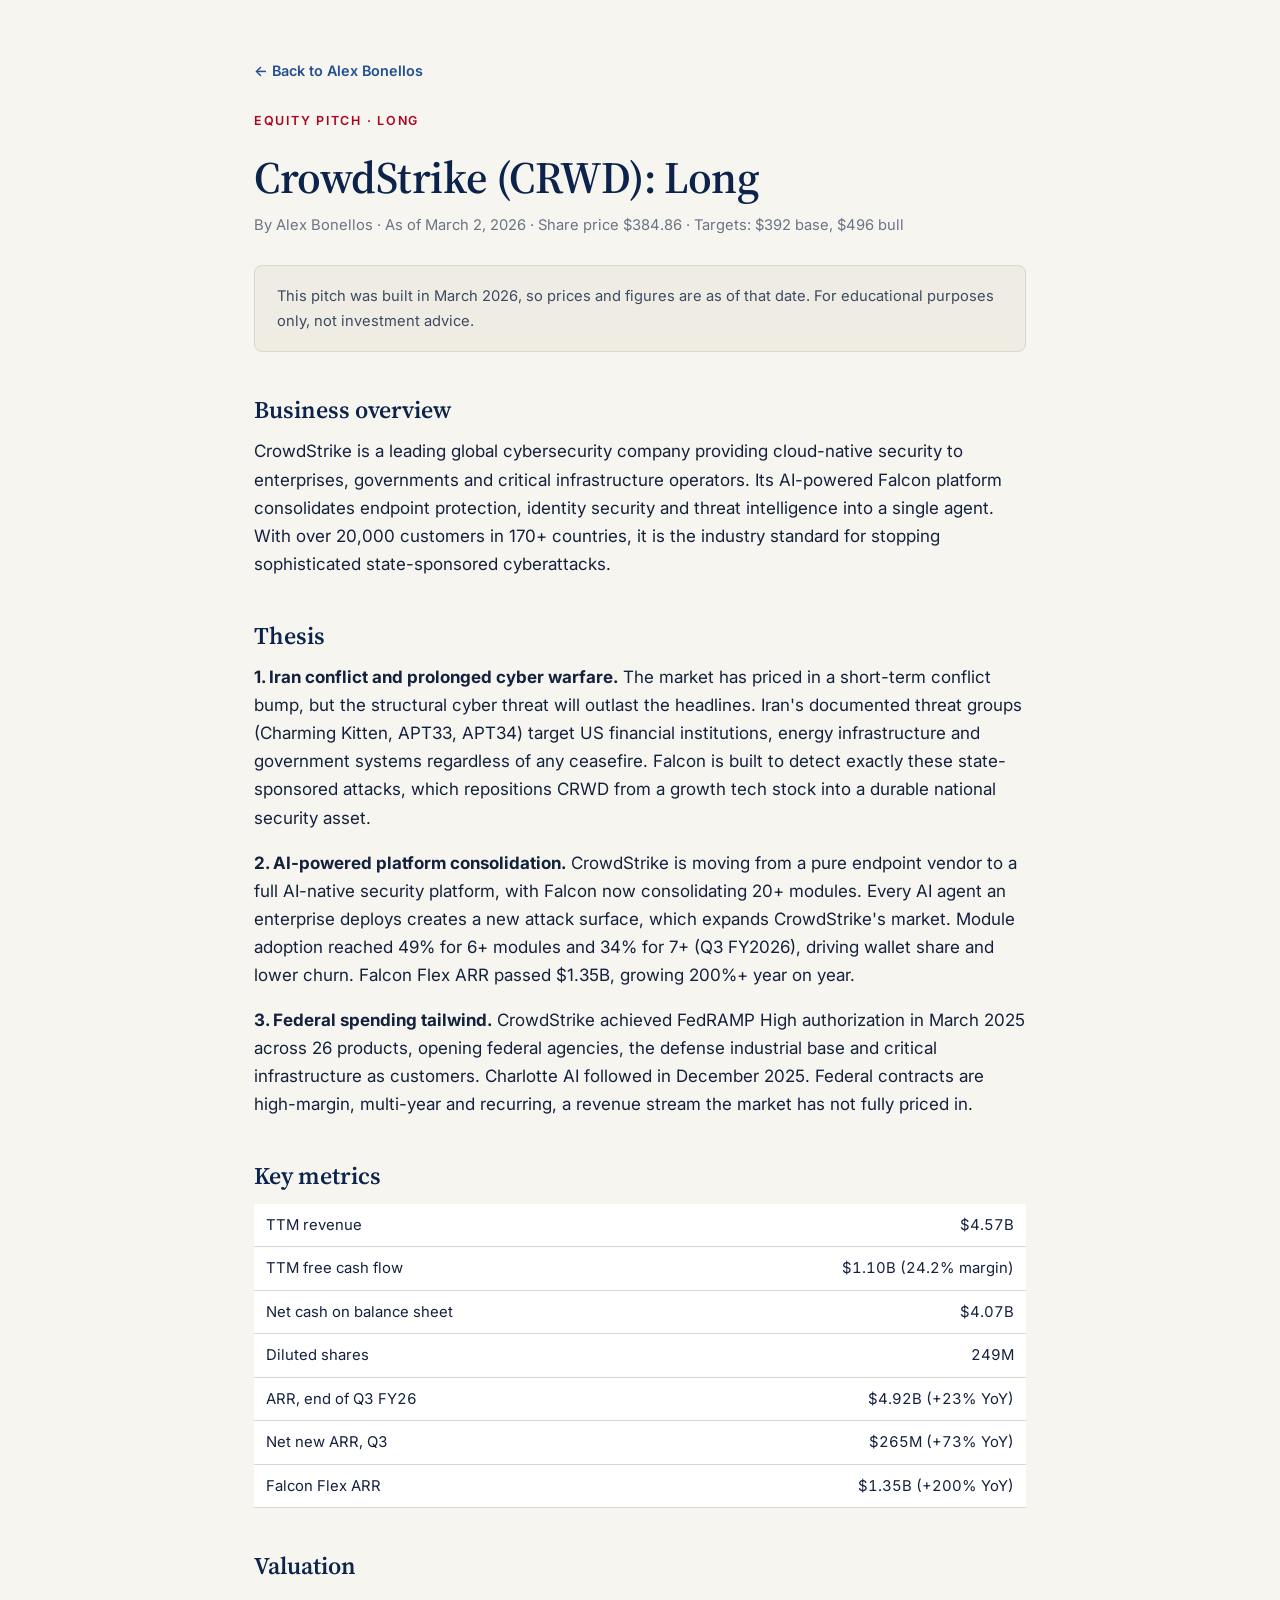
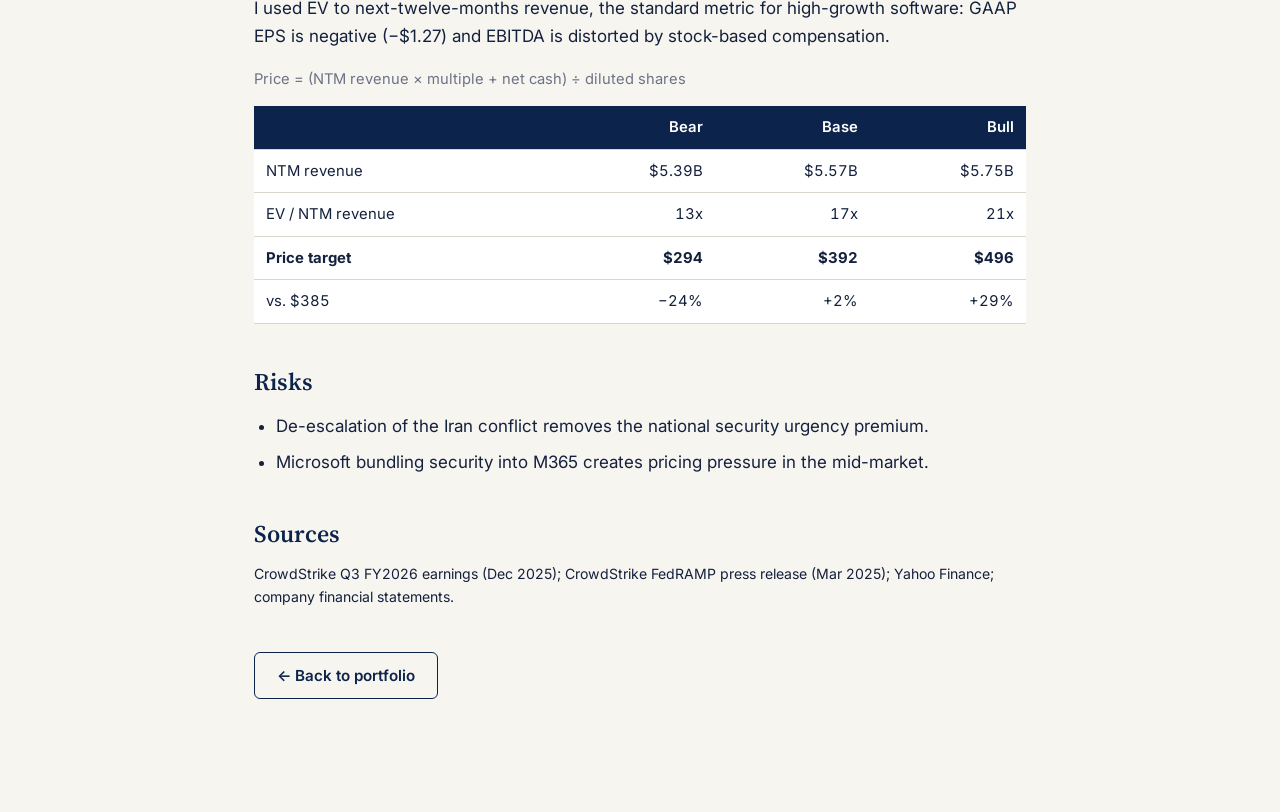
<file: crwd.html>
<!DOCTYPE html>
<html lang="en">
<head>
<meta charset="utf-8">
<meta name="viewport" content="width=device-width, initial-scale=1">
<title>CrowdStrike Long Pitch | Alex Bonellos</title>
<link rel="icon" href="data:image/svg+xml,<svg xmlns='http://www.w3.org/2000/svg' viewBox='0 0 64 64'><rect width='64' height='64' rx='10' fill='%230C234B'/><text x='32' y='43' font-family='Georgia,serif' font-size='30' font-weight='700' fill='white' text-anchor='middle'>AB</text></svg>">
<link rel="preconnect" href="https://fonts.googleapis.com">
<link rel="preconnect" href="https://fonts.gstatic.com" crossorigin>
<link href="https://fonts.googleapis.com/css2?family=Inter:wght@400;500;600;700&family=Source+Serif+4:opsz,wght@8..60,500;8..60,600&display=swap" rel="stylesheet">
<link rel="stylesheet" href="styles.css">
</head>
<body>
<main class="article">
  <a class="back" href="index.html#work">&larr; Back to Alex Bonellos</a>
  <div class="eyebrow" style="margin-top:28px">Equity Pitch &middot; Long</div>
  <h1>CrowdStrike (CRWD): Long</h1>
  <p class="meta">By Alex Bonellos &middot; As of March 2, 2026 &middot; Share price $384.86 &middot; Targets: $392 base, $496 bull</p>

  <div class="note">This pitch was built in March 2026, so prices and figures are as of that date. For educational purposes only, not investment advice.</div>

  <h2>Business overview</h2>
  <p>CrowdStrike is a leading global cybersecurity company providing cloud-native security to enterprises, governments and critical infrastructure operators. Its AI-powered Falcon platform consolidates endpoint protection, identity security and threat intelligence into a single agent. With over 20,000 customers in 170+ countries, it is the industry standard for stopping sophisticated state-sponsored cyberattacks.</p>

  <h2>Thesis</h2>
  <p><b>1. Iran conflict and prolonged cyber warfare.</b> The market has priced in a short-term conflict bump, but the structural cyber threat will outlast the headlines. Iran's documented threat groups (Charming Kitten, APT33, APT34) target US financial institutions, energy infrastructure and government systems regardless of any ceasefire. Falcon is built to detect exactly these state-sponsored attacks, which repositions CRWD from a growth tech stock into a durable national security asset.</p>
  <p><b>2. AI-powered platform consolidation.</b> CrowdStrike is moving from a pure endpoint vendor to a full AI-native security platform, with Falcon now consolidating 20+ modules. Every AI agent an enterprise deploys creates a new attack surface, which expands CrowdStrike's market. Module adoption reached 49% for 6+ modules and 34% for 7+ (Q3 FY2026), driving wallet share and lower churn. Falcon Flex ARR passed $1.35B, growing 200%+ year on year.</p>
  <p><b>3. Federal spending tailwind.</b> CrowdStrike achieved FedRAMP High authorization in March 2025 across 26 products, opening federal agencies, the defense industrial base and critical infrastructure as customers. Charlotte AI followed in December 2025. Federal contracts are high-margin, multi-year and recurring, a revenue stream the market has not fully priced in.</p>

  <h2>Key metrics</h2>
  <table>
    <tbody>
      <tr><td>TTM revenue</td><td>$4.57B</td></tr>
      <tr><td>TTM free cash flow</td><td>$1.10B (24.2% margin)</td></tr>
      <tr><td>Net cash on balance sheet</td><td>$4.07B</td></tr>
      <tr><td>Diluted shares</td><td>249M</td></tr>
      <tr><td>ARR, end of Q3 FY26</td><td>$4.92B (+23% YoY)</td></tr>
      <tr><td>Net new ARR, Q3</td><td>$265M (+73% YoY)</td></tr>
      <tr><td>Falcon Flex ARR</td><td>$1.35B (+200% YoY)</td></tr>
    </tbody>
  </table>

  <h2>Valuation</h2>
  <p>I used EV to next-twelve-months revenue, the standard metric for high-growth software: GAAP EPS is negative (&minus;$1.27) and EBITDA is distorted by stock-based compensation.</p>
  <p class="meta">Price = (NTM revenue &times; multiple + net cash) &divide; diluted shares</p>
  <table>
    <thead><tr><th></th><th>Bear</th><th>Base</th><th>Bull</th></tr></thead>
    <tbody>
      <tr><td>NTM revenue</td><td>$5.39B</td><td>$5.57B</td><td>$5.75B</td></tr>
      <tr><td>EV / NTM revenue</td><td>13x</td><td>17x</td><td>21x</td></tr>
      <tr><td><b>Price target</b></td><td><b>$294</b></td><td><b>$392</b></td><td><b>$496</b></td></tr>
      <tr><td>vs. $385</td><td>&minus;24%</td><td>+2%</td><td>+29%</td></tr>
    </tbody>
  </table>

  <h2>Risks</h2>
  <ul>
    <li>De-escalation of the Iran conflict removes the national security urgency premium.</li>
    <li>Microsoft bundling security into M365 creates pricing pressure in the mid-market.</li>
  </ul>

  <h2>Sources</h2>
  <p class="small">CrowdStrike Q3 FY2026 earnings (Dec 2025); CrowdStrike FedRAMP press release (Mar 2025); Yahoo Finance; company financial statements.</p>

  <p style="margin-top:44px"><a class="btn btn-ghost" href="index.html#work">&larr; Back to portfolio</a></p>
</main>
</body>
</html>
</file>
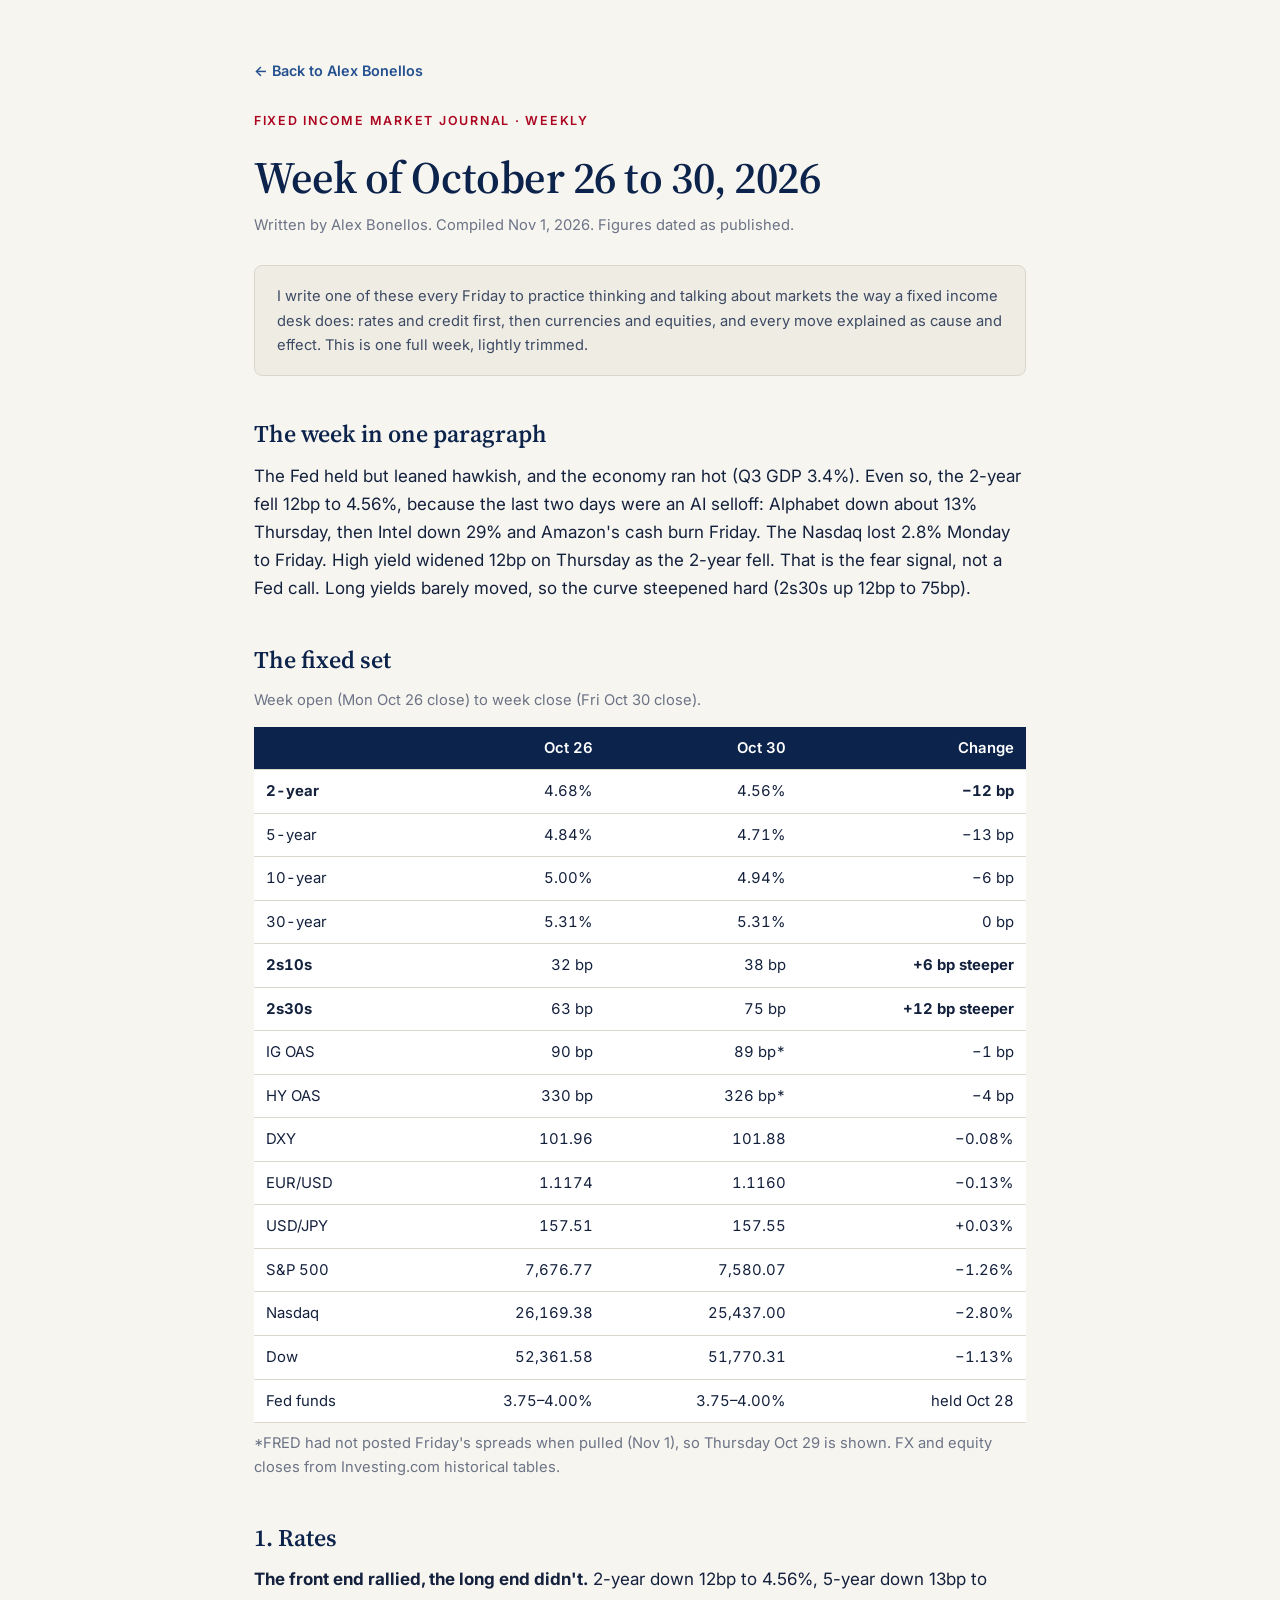
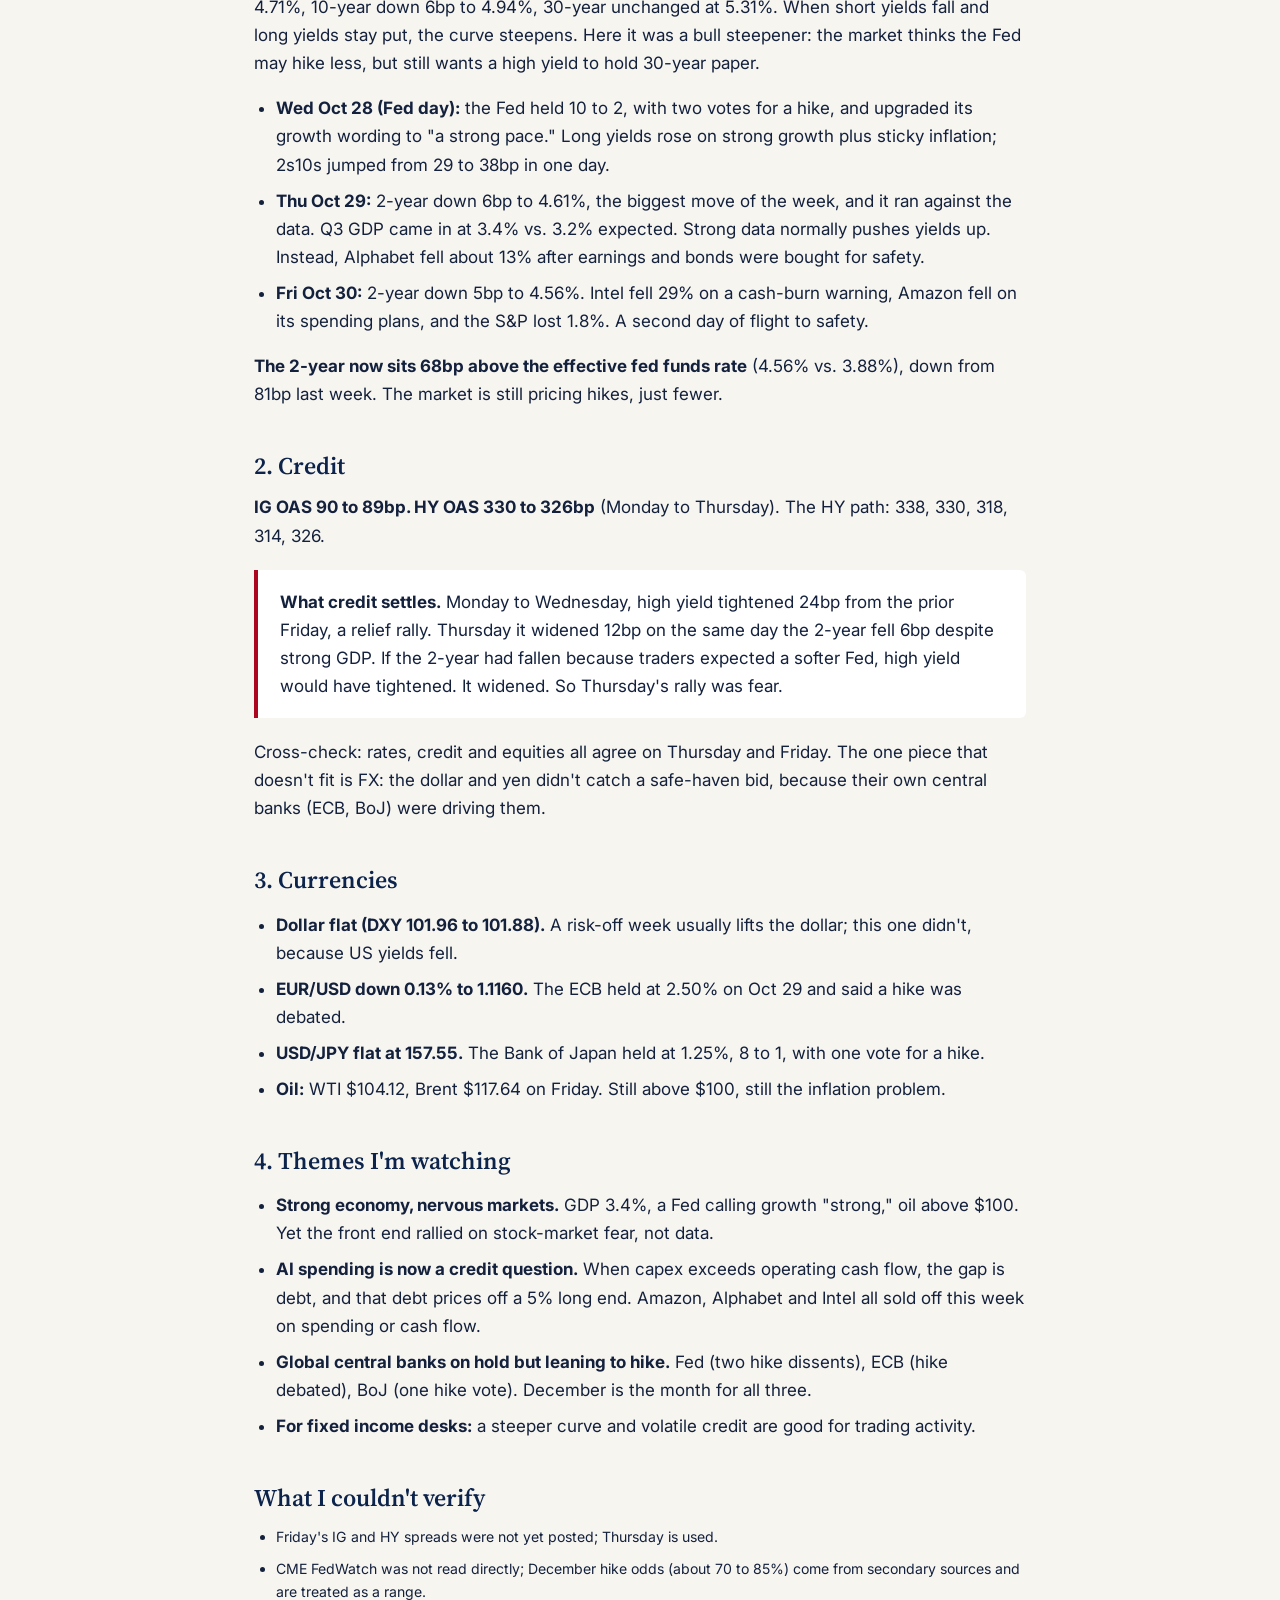
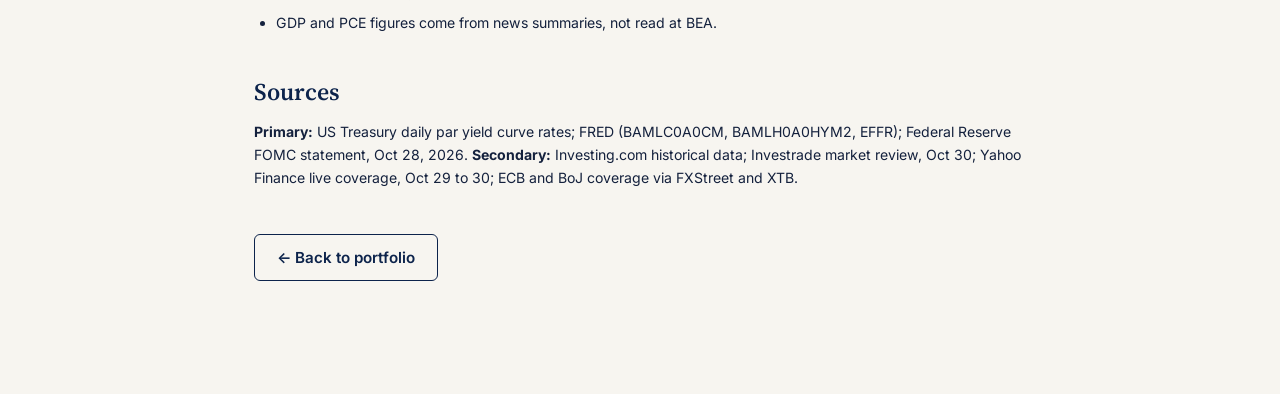
<file: journal.html>
<!DOCTYPE html>
<html lang="en">
<head>
<meta charset="utf-8">
<meta name="viewport" content="width=device-width, initial-scale=1">
<title>Market Journal, Oct 30 2026 | Alex Bonellos</title>
<link rel="icon" href="data:image/svg+xml,<svg xmlns='http://www.w3.org/2000/svg' viewBox='0 0 64 64'><rect width='64' height='64' rx='10' fill='%230C234B'/><text x='32' y='43' font-family='Georgia,serif' font-size='30' font-weight='700' fill='white' text-anchor='middle'>AB</text></svg>">
<link rel="preconnect" href="https://fonts.googleapis.com">
<link rel="preconnect" href="https://fonts.gstatic.com" crossorigin>
<link href="https://fonts.googleapis.com/css2?family=Inter:wght@400;500;600;700&family=Source+Serif+4:opsz,wght@8..60,500;8..60,600&display=swap" rel="stylesheet">
<link rel="stylesheet" href="styles.css">
</head>
<body>
<main class="article">
  <a class="back" href="index.html#work">&larr; Back to Alex Bonellos</a>
  <div class="eyebrow" style="margin-top:28px">Fixed Income Market Journal &middot; Weekly</div>
  <h1>Week of October 26 to 30, 2026</h1>
  <p class="meta">Written by Alex Bonellos. Compiled Nov 1, 2026. Figures dated as published.</p>

  <div class="note">I write one of these every Friday to practice thinking and talking about markets the way a fixed income desk does: rates and credit first, then currencies and equities, and every move explained as cause and effect. This is one full week, lightly trimmed.</div>

  <h2>The week in one paragraph</h2>
  <p>The Fed held but leaned hawkish, and the economy ran hot (Q3 GDP 3.4%). Even so, the 2-year fell 12bp to 4.56%, because the last two days were an AI selloff: Alphabet down about 13% Thursday, then Intel down 29% and Amazon's cash burn Friday. The Nasdaq lost 2.8% Monday to Friday. High yield widened 12bp on Thursday as the 2-year fell. That is the fear signal, not a Fed call. Long yields barely moved, so the curve steepened hard (2s30s up 12bp to 75bp).</p>

  <h2>The fixed set</h2>
  <p class="meta">Week open (Mon Oct 26 close) to week close (Fri Oct 30 close).</p>
  <table>
    <thead><tr><th></th><th>Oct 26</th><th>Oct 30</th><th>Change</th></tr></thead>
    <tbody>
      <tr><td><b>2-year</b></td><td>4.68%</td><td>4.56%</td><td><b>&minus;12 bp</b></td></tr>
      <tr><td>5-year</td><td>4.84%</td><td>4.71%</td><td>&minus;13 bp</td></tr>
      <tr><td>10-year</td><td>5.00%</td><td>4.94%</td><td>&minus;6 bp</td></tr>
      <tr><td>30-year</td><td>5.31%</td><td>5.31%</td><td>0 bp</td></tr>
      <tr><td><b>2s10s</b></td><td>32 bp</td><td>38 bp</td><td><b>+6 bp steeper</b></td></tr>
      <tr><td><b>2s30s</b></td><td>63 bp</td><td>75 bp</td><td><b>+12 bp steeper</b></td></tr>
      <tr><td>IG OAS</td><td>90 bp</td><td>89 bp*</td><td>&minus;1 bp</td></tr>
      <tr><td>HY OAS</td><td>330 bp</td><td>326 bp*</td><td>&minus;4 bp</td></tr>
      <tr><td>DXY</td><td>101.96</td><td>101.88</td><td>&minus;0.08%</td></tr>
      <tr><td>EUR/USD</td><td>1.1174</td><td>1.1160</td><td>&minus;0.13%</td></tr>
      <tr><td>USD/JPY</td><td>157.51</td><td>157.55</td><td>+0.03%</td></tr>
      <tr><td>S&amp;P 500</td><td>7,676.77</td><td>7,580.07</td><td>&minus;1.26%</td></tr>
      <tr><td>Nasdaq</td><td>26,169.38</td><td>25,437.00</td><td>&minus;2.80%</td></tr>
      <tr><td>Dow</td><td>52,361.58</td><td>51,770.31</td><td>&minus;1.13%</td></tr>
      <tr><td>Fed funds</td><td>3.75&ndash;4.00%</td><td>3.75&ndash;4.00%</td><td>held Oct 28</td></tr>
    </tbody>
  </table>
  <p class="meta small">*FRED had not posted Friday's spreads when pulled (Nov 1), so Thursday Oct 29 is shown. FX and equity closes from Investing.com historical tables.</p>

  <h2>1. Rates</h2>
  <p><b>The front end rallied, the long end didn't.</b> 2-year down 12bp to 4.56%, 5-year down 13bp to 4.71%, 10-year down 6bp to 4.94%, 30-year unchanged at 5.31%. When short yields fall and long yields stay put, the curve steepens. Here it was a bull steepener: the market thinks the Fed may hike less, but still wants a high yield to hold 30-year paper.</p>
  <ul>
    <li><b>Wed Oct 28 (Fed day):</b> the Fed held 10 to 2, with two votes for a hike, and upgraded its growth wording to "a strong pace." Long yields rose on strong growth plus sticky inflation; 2s10s jumped from 29 to 38bp in one day.</li>
    <li><b>Thu Oct 29:</b> 2-year down 6bp to 4.61%, the biggest move of the week, and it ran against the data. Q3 GDP came in at 3.4% vs. 3.2% expected. Strong data normally pushes yields up. Instead, Alphabet fell about 13% after earnings and bonds were bought for safety.</li>
    <li><b>Fri Oct 30:</b> 2-year down 5bp to 4.56%. Intel fell 29% on a cash-burn warning, Amazon fell on its spending plans, and the S&amp;P lost 1.8%. A second day of flight to safety.</li>
  </ul>
  <p><b>The 2-year now sits 68bp above the effective fed funds rate</b> (4.56% vs. 3.88%), down from 81bp last week. The market is still pricing hikes, just fewer.</p>

  <h2>2. Credit</h2>
  <p><b>IG OAS 90 to 89bp. HY OAS 330 to 326bp</b> (Monday to Thursday). The HY path: 338, 330, 318, 314, 326.</p>
  <div class="callout"><b>What credit settles.</b> Monday to Wednesday, high yield tightened 24bp from the prior Friday, a relief rally. Thursday it widened 12bp on the same day the 2-year fell 6bp despite strong GDP. If the 2-year had fallen because traders expected a softer Fed, high yield would have tightened. It widened. So Thursday's rally was fear.</div>
  <p>Cross-check: rates, credit and equities all agree on Thursday and Friday. The one piece that doesn't fit is FX: the dollar and yen didn't catch a safe-haven bid, because their own central banks (ECB, BoJ) were driving them.</p>

  <h2>3. Currencies</h2>
  <ul>
    <li><b>Dollar flat (DXY 101.96 to 101.88).</b> A risk-off week usually lifts the dollar; this one didn't, because US yields fell.</li>
    <li><b>EUR/USD down 0.13% to 1.1160.</b> The ECB held at 2.50% on Oct 29 and said a hike was debated.</li>
    <li><b>USD/JPY flat at 157.55.</b> The Bank of Japan held at 1.25%, 8 to 1, with one vote for a hike.</li>
    <li><b>Oil:</b> WTI $104.12, Brent $117.64 on Friday. Still above $100, still the inflation problem.</li>
  </ul>

  <h2>4. Themes I'm watching</h2>
  <ul>
    <li><b>Strong economy, nervous markets.</b> GDP 3.4%, a Fed calling growth "strong," oil above $100. Yet the front end rallied on stock-market fear, not data.</li>
    <li><b>AI spending is now a credit question.</b> When capex exceeds operating cash flow, the gap is debt, and that debt prices off a 5% long end. Amazon, Alphabet and Intel all sold off this week on spending or cash flow.</li>
    <li><b>Global central banks on hold but leaning to hike.</b> Fed (two hike dissents), ECB (hike debated), BoJ (one hike vote). December is the month for all three.</li>
    <li><b>For fixed income desks:</b> a steeper curve and volatile credit are good for trading activity.</li>
  </ul>

  <h2>What I couldn't verify</h2>
  <ul class="small">
    <li>Friday's IG and HY spreads were not yet posted; Thursday is used.</li>
    <li>CME FedWatch was not read directly; December hike odds (about 70 to 85%) come from secondary sources and are treated as a range.</li>
    <li>GDP and PCE figures come from news summaries, not read at BEA.</li>
  </ul>

  <h2>Sources</h2>
  <p class="small"><b>Primary:</b> US Treasury daily par yield curve rates; FRED (BAMLC0A0CM, BAMLH0A0HYM2, EFFR); Federal Reserve FOMC statement, Oct 28, 2026. <b>Secondary:</b> Investing.com historical data; Investrade market review, Oct 30; Yahoo Finance live coverage, Oct 29 to 30; ECB and BoJ coverage via FXStreet and XTB.</p>

  <p style="margin-top:44px"><a class="btn btn-ghost" href="index.html#work">&larr; Back to portfolio</a></p>
</main>
</body>
</html>
</file>
<file: styles.css>
:root {
  --paper: #F7F5F0;
  --paper-2: #EFECE4;
  --card: #FFFFFF;
  --ink: #14213D;
  --ink-2: #3D4A63;
  --muted: #6B7385;
  --line: #DCD7CB;
  --navy: #0C234B;
  --red: #AB0520;
  --me: #24508F;
  --others: #C9732C;
  --serif: "Source Serif 4", Georgia, "Times New Roman", serif;
  --sans: "Inter", -apple-system, BlinkMacSystemFont, "Segoe UI", sans-serif;
  --wrap: 1120px;
}

* { box-sizing: border-box; }
html { scroll-behavior: smooth; scroll-padding-top: 76px; }
body {
  margin: 0;
  background: var(--paper);
  color: var(--ink);
  font: 17px/1.65 var(--sans);
  -webkit-font-smoothing: antialiased;
}
img, video { max-width: 100%; display: block; }
a { color: var(--me); text-underline-offset: 3px; }
a:hover { color: var(--navy); }
h1, h2, h3 { font-family: var(--serif); color: var(--navy); line-height: 1.15; margin: 0; font-weight: 600; }
h1 { font-size: clamp(2.1rem, 4.6vw, 3.5rem); letter-spacing: -0.01em; }
h2 { font-size: clamp(1.75rem, 3.2vw, 2.5rem); }
h3 { font-size: clamp(1.3rem, 2.2vw, 1.65rem); }
p { margin: 0 0 1em; }
.wrap { max-width: var(--wrap); margin: 0 auto; padding: 0 24px; }
.eyebrow {
  font: 600 0.78rem/1.4 var(--sans);
  letter-spacing: 0.14em;
  text-transform: uppercase;
  color: var(--red);
  margin-bottom: 14px;
}
.rule { width: 56px; height: 3px; background: var(--red); border: 0; margin: 20px 0 24px; }
.muted { color: var(--muted); }
.small { font-size: 0.88rem; }

/* nav */
.nav {
  position: sticky; top: 0; z-index: 50;
  background: rgba(247, 245, 240, 0.92);
  backdrop-filter: saturate(140%) blur(8px);
  border-bottom: 1px solid var(--line);
}
.nav .wrap { display: flex; align-items: center; justify-content: space-between; height: 64px; gap: 16px; }
.brand { font: 700 0.95rem var(--sans); letter-spacing: 0.16em; color: var(--navy); text-decoration: none; text-transform: uppercase; white-space: nowrap; }
.nav ul { display: flex; gap: 26px; list-style: none; margin: 0; padding: 0; }
.nav ul a { color: var(--ink-2); text-decoration: none; font-size: 0.92rem; font-weight: 500; padding: 6px 0; border-bottom: 2px solid transparent; }
.nav ul a:hover, .nav ul a.active { color: var(--navy); border-bottom-color: var(--red); }
.nav-toggle { display: none; background: none; border: 1px solid var(--line); border-radius: 6px; padding: 6px 10px; font: 600 0.85rem var(--sans); color: var(--navy); cursor: pointer; }

/* buttons */
.btn {
  display: inline-flex; align-items: center; gap: 8px;
  padding: 13px 22px; border-radius: 6px;
  font: 600 0.95rem var(--sans); text-decoration: none;
  border: 1.5px solid var(--navy); transition: background .2s, color .2s, transform .2s;
}
.btn-primary { background: var(--navy); color: #fff; }
.btn-primary:hover { background: #12306a; color: #fff; transform: translateY(-1px); }
.btn-ghost { color: var(--navy); background: transparent; }
.btn-ghost:hover { background: var(--navy); color: #fff; }
.btns { display: flex; flex-wrap: wrap; gap: 12px; margin-top: 28px; }

/* sections */
section { padding: 96px 0; }
section.alt { background: var(--paper-2); border-top: 1px solid var(--line); border-bottom: 1px solid var(--line); }
.section-head { max-width: 760px; margin-bottom: 44px; }
.section-head p { color: var(--ink-2); font-size: 1.08rem; }

/* hero */
.hero { padding: 72px 0 64px; }
.hero-grid { display: grid; grid-template-columns: 1.35fr 0.9fr; gap: 56px; align-items: center; }
.hero .lede { font-size: 1.15rem; color: var(--ink-2); max-width: 600px; margin-top: 20px; }
.portrait { position: relative; }
.portrait img { border-radius: 4px; box-shadow: 0 24px 50px -24px rgba(12, 35, 75, 0.45); aspect-ratio: 4 / 5; object-fit: cover; object-position: center 20%; width: 100%; height: auto; }
.portrait::after { content: ""; position: absolute; inset: 14px -14px -14px 14px; border: 1.5px solid var(--red); border-radius: 4px; z-index: -1; }
.facts { display: grid; grid-template-columns: repeat(4, 1fr); border-top: 1px solid var(--line); border-bottom: 1px solid var(--line); margin-top: 64px; }
.fact { padding: 20px 18px; border-right: 1px solid var(--line); }
.fact:last-child { border-right: 0; }
.fact b { display: block; font: 600 1.25rem var(--serif); color: var(--navy); }
.fact span { font-size: 0.85rem; line-height: 1.45; display: block; color: var(--muted); }

/* about */
.about-grid { display: grid; grid-template-columns: 1.4fr 1fr; gap: 56px; }
.about-grid .bio p { font-size: 1.07rem; }
.panel { background: var(--card); border: 1px solid var(--line); border-radius: 8px; padding: 28px; }
.panel h3 { font-size: 1.2rem; margin-bottom: 14px; }
.panel dl { margin: 0; display: grid; grid-template-columns: auto 1fr; gap: 10px 18px; font-size: 0.95rem; }
.panel dt { color: var(--muted); }
.panel dd { margin: 0; font-weight: 500; }
.quote { font: italic 1.2rem/1.5 var(--serif); color: var(--navy); border-left: 3px solid var(--red); padding: 4px 0 4px 20px; margin: 28px 0 0; }
.quote cite { display: block; font: 500 0.85rem var(--sans); font-style: normal; color: var(--muted); margin-top: 8px; }

/* video */
.video-grid { display: grid; grid-template-columns: 1.6fr 1fr; gap: 44px; align-items: start; }
.video-frame { background: #000; border-radius: 6px; overflow: hidden; box-shadow: 0 24px 50px -28px rgba(12, 35, 75, 0.55); }
.video-frame video { width: 100%; aspect-ratio: 16 / 9; }
.beats { list-style: none; padding: 0; margin: 0; counter-reset: b; }
.beats li { padding: 14px 0 14px 44px; border-bottom: 1px solid var(--line); position: relative; font-size: 0.97rem; }
.beats li::before { counter-increment: b; content: counter(b, decimal-leading-zero); position: absolute; left: 0; top: 14px; font: 600 0.85rem var(--sans); color: var(--red); }
.beats b { color: var(--navy); }

/* evolution */
.sources { display: grid; grid-template-columns: repeat(3, 1fr); gap: 16px; margin: 8px 0 64px; }
.source { background: var(--card); border: 1px solid var(--line); border-radius: 8px; padding: 20px 22px; }
.source b { font: 600 1.05rem var(--serif); color: var(--navy); display: block; }
.source span { font-size: 0.88rem; line-height: 1.5; display: block; margin-top: 4px; color: var(--muted); }
.cer { padding: 64px 0; border-top: 1px solid var(--line); }
.cer:first-of-type { border-top: 0; }
.cer-tag { font: 600 0.75rem var(--sans); letter-spacing: 0.14em; text-transform: uppercase; color: var(--muted); margin-bottom: 10px; }
.cer h3 { font-size: clamp(1.6rem, 2.8vw, 2.15rem); max-width: 820px; }
.cer .thesis { font-size: 1.1rem; color: var(--ink-2); max-width: 780px; margin-top: 16px; }
.cer-grid { display: grid; grid-template-columns: 1fr 1fr; gap: 28px; margin-top: 32px; }
.label { font: 700 0.72rem var(--sans); letter-spacing: 0.16em; text-transform: uppercase; color: var(--red); margin-bottom: 12px; display: block; }
.chart-card { background: var(--card); border: 1px solid var(--line); border-radius: 8px; padding: 22px 22px 14px; }
.chart-card h4 { margin: 0 0 4px; font: 600 1rem var(--sans); color: var(--ink); }
.chart-card .sub { font-size: 0.84rem; color: var(--muted); margin-bottom: 14px; }
.chart-box { position: relative; height: 330px; }
.chart-box.tall { height: 400px; }
.legend { display: flex; flex-wrap: wrap; gap: 16px; font-size: 0.82rem; color: var(--ink-2); margin: 0 0 12px; }
.legend i { display: inline-block; width: 12px; height: 12px; border-radius: 3px; margin-right: 6px; vertical-align: -1px; }
details.data { overflow-x: auto; margin-top: 10px; font-size: 0.84rem; color: var(--ink-2); }
details.data summary { cursor: pointer; color: var(--me); font-weight: 500; }
details.data table { border-collapse: collapse; margin-top: 8px; width: 100%; }
details.data th, details.data td { text-align: left; padding: 4px 8px; border-bottom: 1px solid var(--line); }
.evidence-list { list-style: none; padding: 0; margin: 0; }
.evidence-list li { padding: 14px 0; border-bottom: 1px solid var(--line); font-size: 0.97rem; }
.evidence-list li:first-child { padding-top: 0; }
.evidence-list .src { display: block; font-size: 0.8rem; color: var(--muted); margin-top: 4px; }
.reasoning { display: grid; grid-template-columns: 1fr 1fr; gap: 28px; margin-top: 28px; }
.reasoning > div { background: var(--card); border: 1px solid var(--line); border-radius: 8px; padding: 26px 28px; }
.reasoning .strategy { background: var(--navy); color: #E7ECF5; border-color: var(--navy); }
.reasoning .strategy .label { color: #F2B8A8; }
.reasoning .strategy b { color: #fff; }
.stat-row { display: grid; grid-template-columns: repeat(3, 1fr); gap: 14px; margin-top: 18px; }
.stat { background: var(--paper); border: 1px solid var(--line); border-radius: 6px; padding: 14px 16px; }
.stat b { font: 600 1.4rem var(--serif); color: var(--navy); display: block; line-height: 1.1; }
.stat span { font-size: 0.8rem; line-height: 1.4; color: var(--muted); display: block; margin-top: 4px; }
.conclusion { background: var(--card); border: 1px solid var(--line); border-top: 4px solid var(--red); border-radius: 8px; padding: 40px; margin-top: 24px; }
.conclusion-grid { display: grid; grid-template-columns: 1fr 1fr; gap: 40px; margin-top: 24px; }
.conclusion ol, .conclusion ul { margin: 0; padding-left: 20px; }
.conclusion li { margin-bottom: 12px; }

/* work */
.work-grid { display: grid; grid-template-columns: repeat(3, 1fr); gap: 24px; }
.work { background: var(--card); border: 1px solid var(--line); border-radius: 8px; overflow: hidden; display: flex; flex-direction: column; transition: transform .25s, box-shadow .25s; }
.work:hover { transform: translateY(-3px); box-shadow: 0 18px 40px -26px rgba(12, 35, 75, 0.5); }
.work .thumb { aspect-ratio: 16 / 10; background: var(--navy); overflow: hidden; }
.work .thumb img { width: 100%; height: 100%; object-fit: cover; object-position: top; }
.work .thumb.journal { display: flex; flex-direction: column; justify-content: center; padding: 22px 26px; color: #fff; font: 0.82rem/1.5 var(--sans); }
.work .thumb.journal .t { font: 600 1.15rem var(--serif); margin-bottom: 10px; }
.work .thumb.journal table { border-collapse: collapse; width: 100%; font-variant-numeric: tabular-nums; }
.work .thumb.journal td { padding: 3px 0; border-bottom: 1px solid rgba(255,255,255,.15); }
.work .thumb.journal td:last-child { text-align: right; color: #F2B8A8; }
.work .body { padding: 24px 24px 26px; display: flex; flex-direction: column; flex: 1; }
.work .kind { font: 600 0.72rem var(--sans); letter-spacing: 0.14em; text-transform: uppercase; color: var(--red); }
.work h3 { font-size: 1.3rem; margin: 8px 0 14px; }
.work dl { margin: 0 0 18px; font-size: 0.92rem; }
.work dt { font-weight: 700; color: var(--navy); font-size: 0.78rem; letter-spacing: 0.08em; text-transform: uppercase; margin-top: 12px; }
.work dd { margin: 4px 0 0; color: var(--ink-2); }
.work .go { margin-top: auto; font-weight: 600; text-decoration: none; }

/* resume */
.resume { background: var(--card); border: 1px solid var(--line); border-radius: 8px; padding: 48px 56px; max-width: 900px; margin: 0 auto; box-shadow: 0 30px 60px -40px rgba(12, 35, 75, 0.35); }
.resume header { text-align: center; border-bottom: 1px solid var(--line); padding-bottom: 18px; margin-bottom: 8px; }
.resume header h3 { font-size: 1.8rem; }
.resume header p { margin: 6px 0 0; color: var(--ink-2); font-size: 0.92rem; }
.resume h4 { font: 700 0.8rem var(--sans); letter-spacing: 0.14em; text-transform: uppercase; color: var(--red); margin: 26px 0 10px; border-bottom: 1px solid var(--line); padding-bottom: 6px; }
.r-item { margin-bottom: 14px; }
.r-top { display: flex; justify-content: space-between; gap: 16px; font-size: 0.95rem; }
.r-top b { color: var(--navy); }
.r-sub { display: flex; justify-content: space-between; gap: 16px; font-size: 0.9rem; color: var(--ink-2); font-style: italic; }
.resume ul { margin: 6px 0 0; padding-left: 20px; font-size: 0.92rem; }
.resume li { margin-bottom: 3px; }
.resume .line { font-size: 0.92rem; margin: 4px 0; }

/* contact */
.contact { background: var(--navy); color: #E7ECF5; }
.contact h2 { color: #fff; }
.contact .eyebrow { color: #F2B8A8; }
.contact-grid { display: grid; grid-template-columns: 1.2fr 1fr; gap: 56px; align-items: center; }
.contact .btn-primary { background: #fff; color: var(--navy); border-color: #fff; }
.contact .btn-primary:hover { background: #E7ECF5; color: var(--navy); }
.contact .btn-ghost { color: #fff; border-color: rgba(255,255,255,.6); }
.contact .btn-ghost:hover { background: #fff; color: var(--navy); }
.contact-list { list-style: none; padding: 0; margin: 0; font-size: 1rem; }
.contact-list li { padding: 14px 0; border-bottom: 1px solid rgba(255,255,255,.15); display: flex; justify-content: space-between; gap: 16px; }
.contact-list span { color: #AEB9CF; }
.contact-list a { color: #fff; }
footer { background: #081936; color: #8C9AB5; font-size: 0.82rem; padding: 26px 0; }
footer .wrap { display: flex; justify-content: space-between; flex-wrap: wrap; gap: 10px; }

/* reveal */
.reveal { opacity: 0; transform: translateY(18px); transition: opacity .7s ease, transform .7s ease; }
.reveal.in { opacity: 1; transform: none; }
@media (prefers-reduced-motion: reduce) {
  html { scroll-behavior: auto; }
  .reveal { opacity: 1; transform: none; transition: none; }
}

/* responsive */
@media (max-width: 960px) {
  .hero-grid, .about-grid, .video-grid, .cer-grid, .reasoning, .conclusion-grid, .contact-grid { grid-template-columns: 1fr; }
  .work-grid { grid-template-columns: 1fr; }
  .sources { grid-template-columns: 1fr; }
  .facts { grid-template-columns: repeat(2, 1fr); }
  .fact:nth-child(2) { border-right: 0; }
  .fact:nth-child(-n+2) { border-bottom: 1px solid var(--line); }
  .portrait { max-width: 360px; }
  section { padding: 72px 0; }
}
@media (max-width: 760px) {
  .nav ul { display: none; position: absolute; top: 64px; left: 0; right: 0; flex-direction: column; gap: 0; background: var(--paper); border-bottom: 1px solid var(--line); padding: 8px 24px 16px; }
  .nav ul.open { display: flex; }
  .nav ul a { display: block; padding: 12px 0; border-bottom: 1px solid var(--line); }
  .nav-toggle { display: block; }
  .wrap { padding: 0 16px; }
  .resume { padding: 28px 20px; }
  .r-top, .r-sub { flex-direction: column; gap: 0; }
  .stat-row { grid-template-columns: 1fr; }
  .conclusion { padding: 26px 20px; }
  .chart-box { height: 300px; }
  .chart-box.tall { height: 380px; }
}

/* article pages (journal, pitch) */
.article { max-width: 820px; margin: 0 auto; padding: 56px 24px 96px; }
.article .back { font-size: 0.9rem; text-decoration: none; font-weight: 600; }
.article h1 { font-size: clamp(1.9rem, 4vw, 2.8rem); margin: 22px 0 10px; }
.article h2 { font-size: 1.5rem; margin: 44px 0 14px; }
.article .meta { color: var(--muted); font-size: 0.92rem; }
.article table { width: 100%; border-collapse: collapse; font-size: 0.93rem; font-variant-numeric: tabular-nums; margin: 10px 0 8px; background: var(--card); }
.article th, .article td { padding: 9px 12px; border-bottom: 1px solid var(--line); text-align: right; }
.article th:first-child, .article td:first-child { text-align: left; }
.article thead th { background: var(--navy); color: #fff; font-weight: 600; }
.article .callout { background: var(--card); border-left: 4px solid var(--red); padding: 18px 22px; margin: 20px 0; border-radius: 0 6px 6px 0; }
.article ul { padding-left: 22px; }
.article li { margin-bottom: 8px; }
.note { background: var(--paper-2); border: 1px solid var(--line); border-radius: 8px; padding: 18px 22px; font-size: 0.92rem; color: var(--ink-2); margin: 28px 0; }

.resume-img { max-width: 880px; margin: 0 auto; padding: 0; background: #fff; border: 1px solid var(--line); border-radius: 4px; box-shadow: 0 30px 60px -40px rgba(12, 35, 75, 0.35); }
.resume-img img { width: 100%; height: auto; }
</file>
